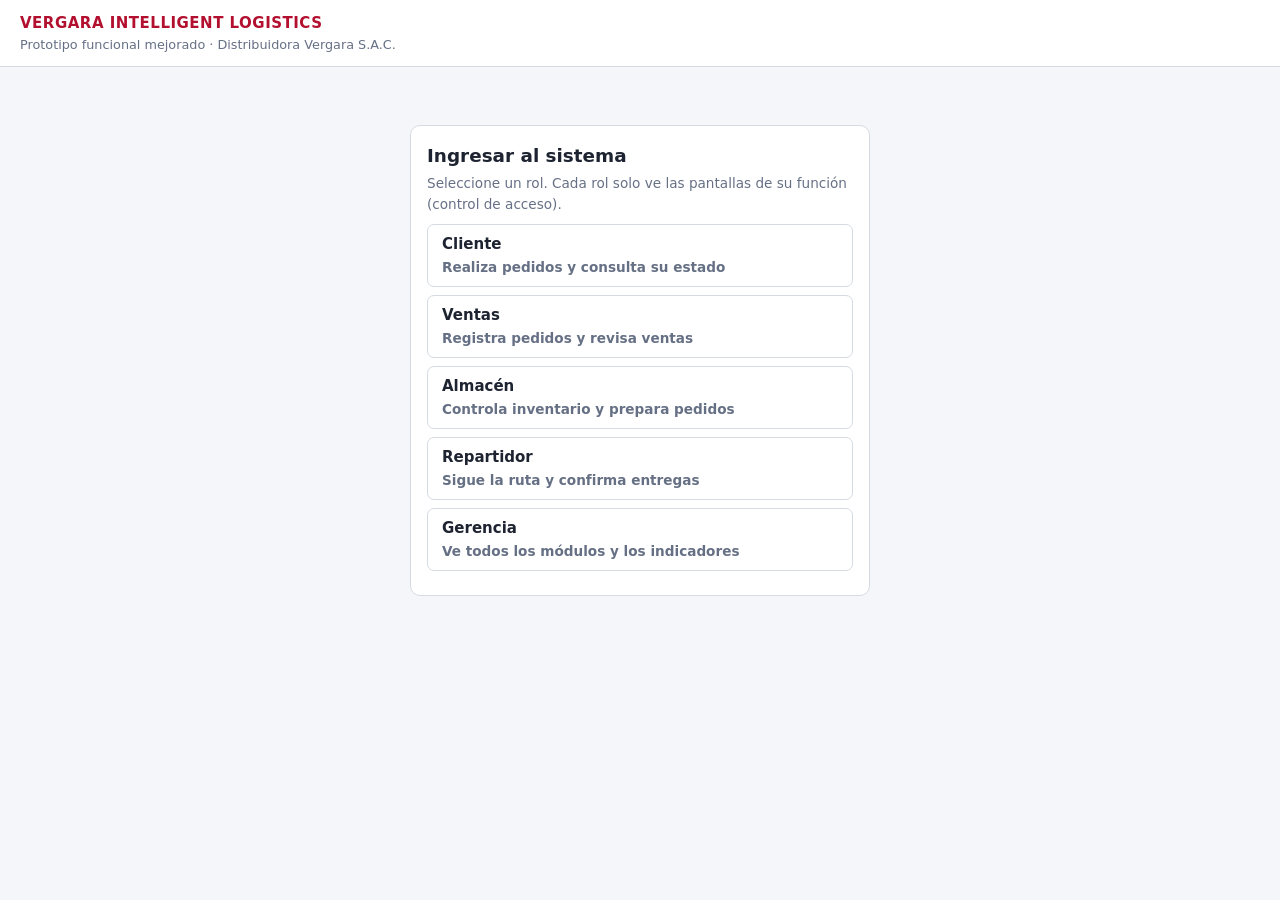
<file: index.html>
<!DOCTYPE html>
<html lang="es">
<head>
  <meta charset="utf-8">
  <meta name="viewport" content="width=device-width, initial-scale=1">
  <title>Vergara Intelligent Logistics – Prototipo mejorado</title>
  <link rel="stylesheet" href="css/base.css">
  <link rel="stylesheet" href="css/layout.css">
  <link rel="stylesheet" href="css/components.css">
</head>
<body>
  <header class="topbar">
    <div>
      <div class="logo">VERGARA INTELLIGENT LOGISTICS</div>
      <div class="subtitle">Prototipo funcional mejorado · Distribuidora Vergara S.A.C.</div>
    </div>
    <div id="sesion" class="sesion"></div>
  </header>
  <nav id="menu" class="menu"></nav>

  <main id="contenido" class="contenido"></main>
  <div id="modal"></div>
  <div id="toast" class="toast"></div>

  <!-- El orden de carga importa: datos -> estado -> utilidades -> servicios -> vistas -> main -->
  <script src="js/data.js"></script>
  <script src="js/state.js"></script>
  <script src="js/ui.js"></script>
  <script src="js/services/storage.js"></script>
  <script src="js/services/notificaciones.js"></script>
  <script src="js/services/inventario.js"></script>
  <!-- Módulos de Machine Learning (deben cargarse antes de prediccion.js y rutas.js) -->
  <script src="js/services/ml/estadistica.js"></script>
  <script src="js/services/ml/regresionLineal.js"></script>
  <script src="js/services/ml/arbolDecision.js"></script>
  <script src="js/services/ml/knn.js"></script>
  <script src="js/services/ml/svm.js"></script>
  <script src="js/services/ml/kmeans.js"></script>
  <script src="js/services/ml/dbscan.js"></script>
  <script src="js/services/ml/aStar.js"></script>
  <script src="js/services/ml/hillClimbing.js"></script>
  <script src="js/services/ml/bfs.js"></script>
  <script src="js/services/ml/dfs.js"></script>
  <script src="js/services/ml/metricas.js"></script>
  <script src="js/services/prediccion.js"></script>
  <script src="js/services/pedidos.js"></script>
  <script src="js/services/analitica.js"></script>
  <script src="js/services/rutas.js"></script>
  <script src="js/services/chatbot.js"></script>
  <script src="js/services/exportar.js"></script>
  <script src="js/services/escaner.js"></script>
  <script src="js/views/login.js"></script>
  <script src="js/views/cliente.js"></script>
  <script src="js/views/asistente.js"></script>
  <script src="js/views/ventas.js"></script>
  <script src="js/views/almacen.js"></script>
  <script src="js/views/distribucion.js"></script>
  <script src="js/views/dashboard.js"></script>
  <script src="js/main.js"></script>
</body>
</html>
</file>
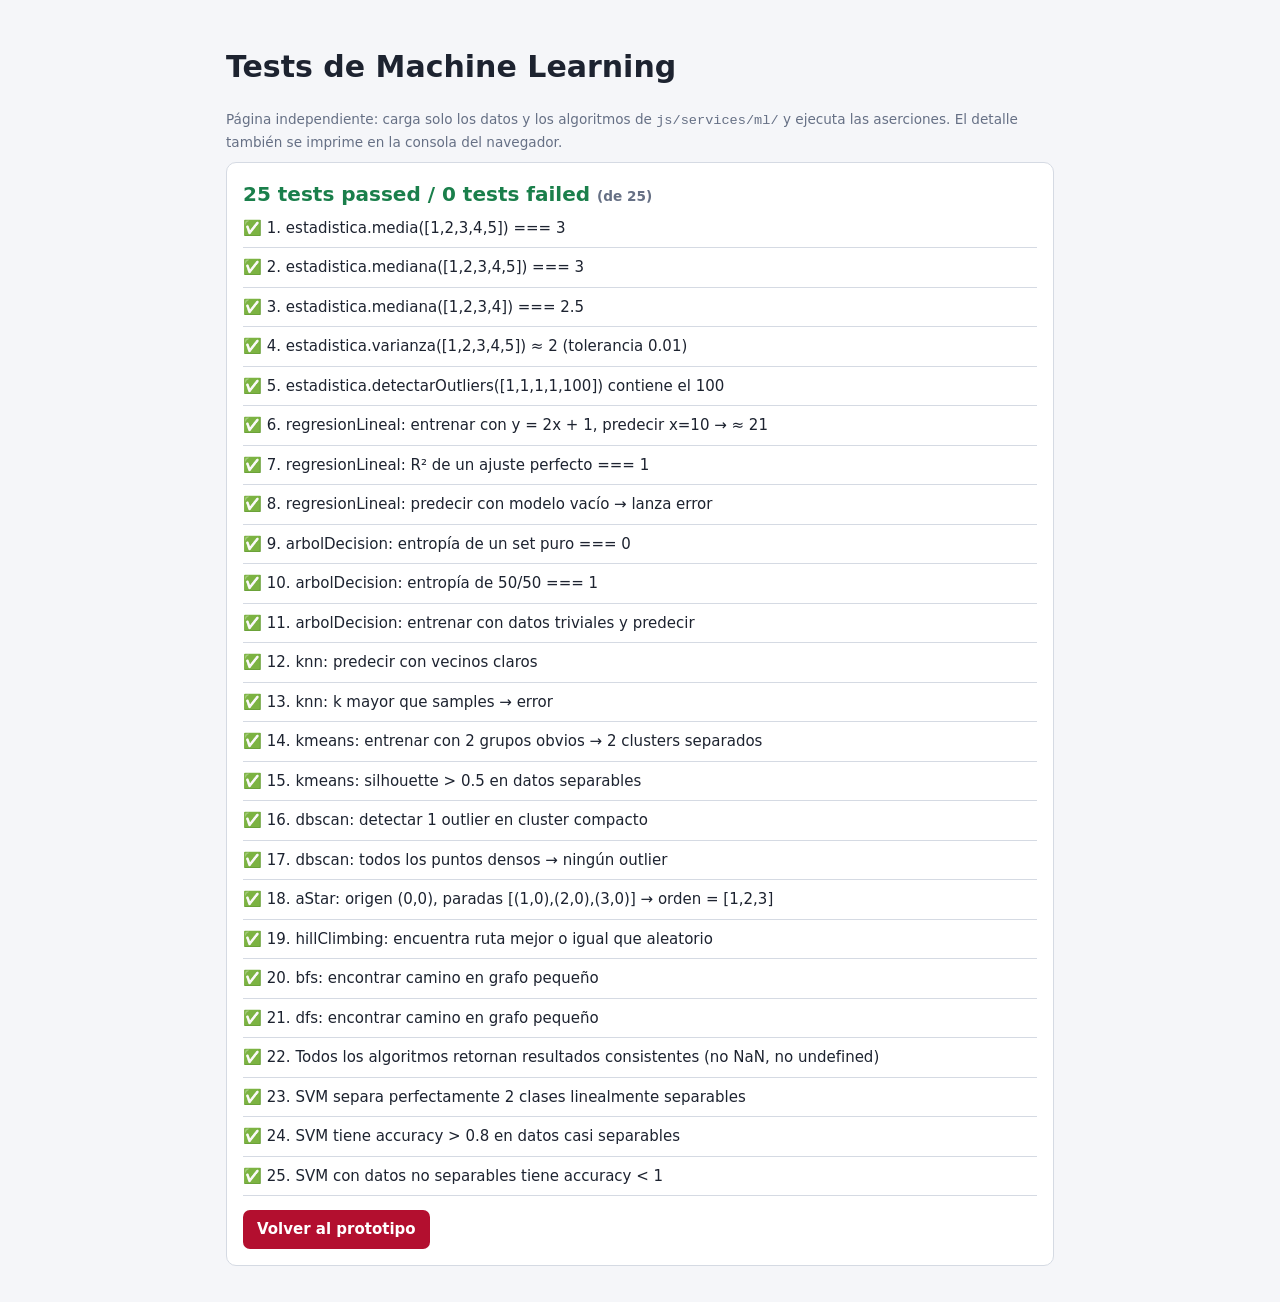
<file: tests.html>
<!DOCTYPE html>
<html lang="es">
<head>
  <meta charset="utf-8">
  <meta name="viewport" content="width=device-width, initial-scale=1">
  <title>Tests de Machine Learning – Vergara</title>
  <link rel="stylesheet" href="css/base.css">
  <link rel="stylesheet" href="css/components.css">
  <style>
    body { max-width: 860px; margin: 0 auto; padding: 24px 16px; }
    .resumen { font-size: 1.25rem; font-weight: 700; }
    .test { padding: 8px 0; border-bottom: 1px solid var(--line); }
    .test small { display: block; color: var(--accent); font-family: ui-monospace, Menlo, Consolas, monospace; margin-top: 2px; }
  </style>
</head>
<body>
  <h1>Tests de Machine Learning</h1>
  <p class="muted">Página independiente: carga solo los datos y los algoritmos de <code>js/services/ml/</code> y ejecuta las aserciones. El detalle también se imprime en la consola del navegador.</p>

  <section class="card">
    <div id="resumen" class="resumen">Ejecutando…</div>
    <div id="lista"></div>
    <div class="acciones" style="margin-top:14px"><a class="btn" href="index.html" style="text-decoration:none;display:inline-block">Volver al prototipo</a></div>
  </section>

  <script src="js/data.js"></script>
  <script src="js/state.js"></script>
  <script src="js/services/ml/estadistica.js"></script>
  <script src="js/services/ml/regresionLineal.js"></script>
  <script src="js/services/ml/arbolDecision.js"></script>
  <script src="js/services/ml/knn.js"></script>
  <script src="js/services/ml/svm.js"></script>
  <script src="js/services/ml/kmeans.js"></script>
  <script src="js/services/ml/dbscan.js"></script>
  <script src="js/services/ml/aStar.js"></script>
  <script src="js/services/ml/hillClimbing.js"></script>
  <script src="js/services/ml/bfs.js"></script>
  <script src="js/services/ml/dfs.js"></script>
  <script src="js/services/ml/metricas.js"></script>

  <script>
  // ----- Mini-framework de pruebas -----
  let pasaron = 0, fallaron = 0;

  function mostrarOk(nombre) {
    pasaron++;
    console.log("✅ " + nombre);
    document.getElementById("lista").insertAdjacentHTML("beforeend", `<div class="test"><span class="ok">✅</span> ${nombre}</div>`);
  }
  function mostrarFail(nombre, e) {
    fallaron++;
    console.error("❌ " + nombre, e);
    document.getElementById("lista").insertAdjacentHTML("beforeend", `<div class="test"><span class="bad">❌</span> ${nombre}<small>${e.message}</small></div>`);
  }
  function test(nombre, fn) {
    try { fn(); mostrarOk(nombre); } catch (e) { mostrarFail(nombre, e); }
  }
  function expect(actual) {
    const f = v => JSON.stringify(v);
    return {
      toBe(esperado) { if (actual !== esperado) throw new Error(`Se esperaba ${f(esperado)} pero se obtuvo ${f(actual)}`); },
      toBeCloseTo(esperado, tol) {
        tol = tol === undefined ? 0.01 : tol;
        if (typeof actual !== "number" || isNaN(actual) || Math.abs(actual - esperado) > tol)
          throw new Error(`Se esperaba ≈${esperado} (±${tol}) pero se obtuvo ${f(actual)}`);
      },
      toBeLessThan(maximo) { if (!(actual < maximo)) throw new Error(`Se esperaba < ${maximo} pero se obtuvo ${f(actual)}`); },
      toBeGreaterThan(minimo) { if (!(actual > minimo)) throw new Error(`Se esperaba > ${minimo} pero se obtuvo ${f(actual)}`); },
      toBeLessThanOrEqual(maximo) { if (!(actual <= maximo + 1e-9)) throw new Error(`Se esperaba <= ${maximo} pero se obtuvo ${f(actual)}`); },
      toContain(elemento) { if (!actual.includes(elemento)) throw new Error(`${f(actual)} no contiene ${f(elemento)}`); },
      toEqual(esperado) { if (f(actual) !== f(esperado)) throw new Error(`Se esperaba ${f(esperado)} pero se obtuvo ${f(actual)}`); },
      toThrow() {
        let lanzo = false;
        try { actual(); } catch (e) { lanzo = true; }
        if (!lanzo) throw new Error("Se esperaba que la función lanzara un error");
      }
    };
  }
  const esNumero = v => typeof v === "number" && isFinite(v);

  // ----- Atajos y datos de prueba -----
  const ML = Vergara.ml, E = ML.estadistica, R = ML.regresionLineal, A = ML.arbolDecision;
  const O = { x: 0, y: 0 };

  // ----- Estadística descriptiva -----
  test("1. estadistica.media([1,2,3,4,5]) === 3", () => expect(E.media([1, 2, 3, 4, 5])).toBe(3));
  test("2. estadistica.mediana([1,2,3,4,5]) === 3", () => expect(E.mediana([1, 2, 3, 4, 5])).toBe(3));
  test("3. estadistica.mediana([1,2,3,4]) === 2.5", () => expect(E.mediana([1, 2, 3, 4])).toBe(2.5));
  test("4. estadistica.varianza([1,2,3,4,5]) ≈ 2 (tolerancia 0.01)", () => expect(E.varianza([1, 2, 3, 4, 5])).toBeCloseTo(2, 0.01));
  test("5. estadistica.detectarOutliers([1,1,1,1,100]) contiene el 100", () => {
    expect(E.detectarOutliers([1, 1, 1, 1, 100]).map(o => o.valor)).toContain(100);
  });

  // ----- Regresión lineal -----
  const X = [1, 2, 3, 4, 5, 6, 7, 8].map(x => [x]);
  const y = X.map(f => 2 * f[0] + 1);
  const modeloLineal = R.entrenar(X, y);   // con los valores por defecto (learningRate=0.1, epochs=2000)
  test("6. regresionLineal: entrenar con y = 2x + 1, predecir x=10 → ≈ 21", () => expect(R.predecir(modeloLineal, [10])).toBeCloseTo(21, 0.05));
  // Test 7 usa tolerancia por errores de punto flotante en JS.
  // Comparar floats con === es mala práctica; usamos toBeCloseTo.
  test("7. regresionLineal: R² de un ajuste perfecto === 1", () => expect(R.coeficienteDeterminacion(modeloLineal, X, y)).toBeCloseTo(1, 1e-6));
  test("8. regresionLineal: predecir con modelo vacío → lanza error", () => expect(() => R.predecir({}, [1])).toThrow());

  // ----- Árbol de decisión -----
  const f = (monto, cumpl) => ({ monto, numItems: 2, distrito: "Comas", clienteHistorial: 5, clienteCumplimiento: cumpl });
  test("9. arbolDecision: entropía de un set puro === 0", () => expect(A.calcularEntropia(["a", "a", "a", "a"])).toBe(0));
  test("10. arbolDecision: entropía de 50/50 === 1", () => expect(A.calcularEntropia(["a", "b", "a", "b"])).toBe(1));
  test("11. arbolDecision: entrenar con datos triviales y predecir", () => {
    const datos = [
      { features: f(100, 1), label: "bajo" }, { features: f(150, 1), label: "bajo" }, { features: f(120, 1), label: "bajo" },
      { features: f(900, 1), label: "alto" }, { features: f(950, 1), label: "alto" }, { features: f(880, 1), label: "alto" }
    ];
    const arbol = A.entrenar(datos);
    expect(A.predecir(arbol, f(50, 1)).label).toBe("bajo");
    expect(A.predecir(arbol, f(1000, 1)).label).toBe("alto");
  });

  // ----- KNN -----
  const datosKnn = [
    { features: { a: 0, b: 0 }, label: "x" }, { features: { a: 1, b: 0 }, label: "x" }, { features: { a: 0, b: 1 }, label: "x" },
    { features: { a: 10, b: 10 }, label: "y" }, { features: { a: 9, b: 10 }, label: "y" }, { features: { a: 10, b: 9 }, label: "y" }
  ];
  test("12. knn: predecir con vecinos claros", () => {
    const m = ML.knn.entrenar(datosKnn, { k: 3 });
    expect(ML.knn.predecir(m, { a: 1, b: 1 }).label).toBe("x");
    expect(ML.knn.predecir(m, { a: 9, b: 9 }).label).toBe("y");
  });
  test("13. knn: k mayor que samples → error", () => {
    const m = ML.knn.entrenar(datosKnn, { k: 3 });
    expect(() => ML.knn.predecir(m, { a: 1, b: 1 }, { k: 50 })).toThrow();
  });

  // ----- K-Means -----
  const grupoA = [[0, 0], [0.2, 0.1], [0.1, 0.3], [0.3, 0.2], [0.1, 0.1]];
  const grupoB = [[10, 10], [10.2, 10.1], [9.9, 10.3], [10.3, 9.8], [10.1, 10.1]];
  const puntos = grupoA.concat(grupoB);
  test("14. kmeans: entrenar con 2 grupos obvios → 2 clusters separados", () => {
    const m = ML.kmeans.entrenar(puntos, { k: 2 });
    const a = m.asignaciones;
    expect(new Set(a.slice(0, 5)).size).toBe(1);
    expect(new Set(a.slice(5)).size).toBe(1);
    expect(a[0] !== a[5]).toBe(true);
  });
  test("15. kmeans: silhouette > 0.5 en datos separables", () => {
    const m = ML.kmeans.entrenar(puntos, { k: 2 });
    expect(ML.kmeans.silhouetteScore(puntos, m.asignaciones)).toBeGreaterThan(0.5);
  });

  // ----- DBSCAN -----
  const compacto = Array.from({ length: 10 }, (_, i) => [i * 0.1, (i % 3) * 0.1]);
  test("16. dbscan: detectar 1 outlier en cluster compacto", () => {
    const r = ML.dbscan.entrenar(compacto.concat([[5, 5]]), { eps: 0.5, minSamples: 3 });
    expect(r.outliers).toEqual([10]);
    expect(r.labels[10]).toBe(-1);
  });
  test("17. dbscan: todos los puntos densos → ningún outlier", () => {
    expect(ML.dbscan.entrenar(compacto, { eps: 0.5, minSamples: 3 }).outliers.length).toBe(0);
  });

  // ----- Búsqueda y rutas -----
  const linea = [{ id: 1, x: 1, y: 0 }, { id: 2, x: 2, y: 0 }, { id: 3, x: 3, y: 0 }];
  test("18. aStar: origen (0,0), paradas [(1,0),(2,0),(3,0)] → orden = [1,2,3]", () => {
    const r = ML.aStar.optimizar(O, linea);
    expect(r.orden).toEqual([1, 2, 3]);   // devuelve los id de las paradas
    expect(r.distanciaTotal).toBeCloseTo(3, 1e-9);
    // Sin id, cada elemento de `orden` es {indice, x, y, ...}
    const sinId = ML.aStar.optimizar(O, [{ x: 2, y: 0 }, { x: 1, y: 0 }]);
    expect(sinId.orden.map(p => p.indice)).toEqual([1, 0]);
    expect(sinId.orden[0].x).toBe(1);
  });
  test("19. hillClimbing: encuentra ruta mejor o igual que aleatorio", () => {
    const paradas = [{ x: 5, y: 1 }, { x: 1, y: 0 }, { x: 4, y: 4 }, { x: 2, y: 3 }, { x: 6, y: 5 }];
    const r = ML.hillClimbing.optimizar(O, paradas, { semilla: 3 });
    expect(r.distanciaTotal).toBeLessThanOrEqual(r.distanciaInicial);
  });
  const grafo = { A: ["B", "C"], B: ["A", "D"], C: ["A", "D"], D: ["B", "C", "E"], E: ["D"] };
  test("20. bfs: encontrar camino en grafo pequeño", () => {
    const r = ML.bfs.explorar(grafo, "A", "E");
    expect(r.camino[0]).toBe("A");
    expect(r.camino[r.camino.length - 1]).toBe("E");
    expect(r.camino.length).toBe(4);
  });
  test("21. dfs: encontrar camino en grafo pequeño", () => {
    const r = ML.dfs.explorar(grafo, "A", "E");
    expect(r.camino[0]).toBe("A");
    expect(r.camino[r.camino.length - 1]).toBe("E");
    expect(r.visitados.length).toBeGreaterThan(0);
  });

  // ----- Consistencia general -----
  test("22. Todos los algoritmos retornan resultados consistentes (no NaN, no undefined)", () => {
    const r = R.entrenar(X, y);
    const s = E.resumen([30, 34, 28, 36, 40, 38]);
    const km = ML.kmeans.entrenar(puntos, { k: 2 });
    const db = ML.dbscan.entrenar(puntos, { eps: 1, minSamples: 3 });
    const as = ML.aStar.optimizar(O, linea), hc = ML.hillClimbing.optimizar(O, linea);
    const numeros = [].concat(
      Object.values(s).filter(esNumero), r.pesos, [r.bias, R.errorCuadraticoMedio(r, X, y), R.raizErrorCuadratico(r, X, y), R.coeficienteDeterminacion(r, X, y)],
      km.centroides.flat(), [ML.kmeans.silhouetteScore(puntos, km.asignaciones)], [as.distanciaTotal, hc.distanciaTotal, as.iteraciones, hc.iteraciones]);
    numeros.forEach(n => { if (!esNumero(n)) throw new Error("Valor no numérico: " + n); });
    [s, km, db, as, hc, A.predecir(A.entrenar(Vergara.data.historicoRiesgo), Vergara.data.historicoRiesgo[0].features),
     ML.knn.predecir(ML.knn.entrenar(datosKnn, { k: 3 }), { a: 1, b: 1 }), ML.bfs.explorar(grafo, "A", "E"), ML.dfs.explorar(grafo, "A", "E")]
      .forEach(v => { if (v === undefined || v === null) throw new Error("Resultado indefinido"); });
  });

  // ----- SVM lineal -----
  test("23. SVM separa perfectamente 2 clases linealmente separables", () => {
    const Xs = [[1, 1], [2, 2], [3, 3], [-1, -1], [-2, -2], [-3, -3]], ys = [1, 1, 1, -1, -1, -1];
    const m = ML.svm.entrenar(Xs, ys, { learningRate: 0.1, epochs: 1000 });
    expect(ML.svm.accuracy(m, Xs, ys)).toBeCloseTo(1, 0.01);
  });
  test("24. SVM tiene accuracy > 0.8 en datos casi separables", () => {
    // Dos nubes separadas con 2 puntos mal etiquetados (ruido): ≈ 93 % es lo máximo alcanzable
    const Xs = [], ys = [];
    for (let i = 0; i < 14; i++) {
      Xs.push([-3 + (i % 4) * 0.4, -3 + (i % 3) * 0.5]); ys.push(-1);
      Xs.push([3 - (i % 4) * 0.4, 3 - (i % 3) * 0.5]); ys.push(1);
    }
    ys[0] = 1; ys[1] = -1;   // ruido
    const m = ML.svm.entrenar(Xs, ys, { learningRate: 0.1, epochs: 1000 });
    expect(ML.svm.accuracy(m, Xs, ys)).toBeGreaterThan(0.8);
  });
  test("25. SVM con datos no separables tiene accuracy < 1", () => {
    // Clases alternadas en una sola dimensión: ningún hiperplano lineal las separa
    const Xs = [[1], [2], [3], [4], [5], [6]], ys = [1, -1, 1, -1, 1, -1];
    const m = ML.svm.entrenar(Xs, ys, { learningRate: 0.1, epochs: 500 });
    expect(ML.svm.accuracy(m, Xs, ys)).toBeLessThan(1);
  });

  // ----- Resumen -----
  const total = pasaron + fallaron;
  const resumen = document.getElementById("resumen");
  resumen.innerHTML = `${pasaron} tests passed / ${fallaron} tests failed <span class="muted">(de ${total})</span>`;
  resumen.className = "resumen " + (fallaron ? "bad" : "ok");
  document.title = (fallaron ? "❌ " : "✅ ") + pasaron + "/" + total + " – Tests ML";
  console.log(`Resultado: ${pasaron} passed / ${fallaron} failed`);
  </script>
</body>
</html>
</file>
<file: css/base.css>
/* Variables de color y estilos base (modo claro y oscuro automático) */
:root {
  --bg: #f5f6f9; --fg: #1d2330; --card: #ffffff; --muted: #667085;
  --line: #d5dae3; --accent: #b30f2f; --ok: #1a7f4b; --warn: #b7791f;
}
@media (prefers-color-scheme: dark) {
  :root {
    --bg: #12151b; --fg: #e8ebf1; --card: #1c212a; --muted: #9aa3b2;
    --line: #364051; --accent: #ff6b86; --ok: #4cc48a; --warn: #e5b04b;
  }
}
* { box-sizing: border-box; }
body {
  margin: 0; background: var(--bg); color: var(--fg);
  font: 15px/1.5 system-ui, -apple-system, "Segoe UI", Roboto, sans-serif;
}
h2 { margin: 0 0 4px; font-size: 1.15rem; }
h3 { margin: 16px 0 8px; font-size: 1rem; }
p  { margin: 0 0 10px; }
.muted { color: var(--muted); font-size: .85rem; }
.ok { color: var(--ok); font-weight: 600; }
.warn { color: var(--warn); font-weight: 600; }
.bad { color: var(--accent); font-weight: 600; }
</file>
<file: css/layout.css>
/* Estructura general de la página */
.topbar {
  background: var(--card); border-bottom: 1px solid var(--line);
  padding: 12px 20px; display: flex; justify-content: space-between;
  align-items: center; gap: 12px; flex-wrap: wrap;
}
.logo { font-weight: 800; color: var(--accent); letter-spacing: .5px; }
.subtitle { font-size: .8rem; color: var(--muted); }
.sesion { display: flex; gap: 8px; align-items: center; flex-wrap: wrap; font-size: .85rem; }
.menu { display: flex; gap: 6px; flex-wrap: wrap; padding: 12px 20px 0; max-width: 1040px; margin: 0 auto; }
.contenido { max-width: 1000px; margin: 0 auto; padding: 16px 16px 60px; }
.dos-columnas { display: grid; grid-template-columns: 2fr 1fr; gap: 14px; align-items: start; }
@media (max-width: 720px) { .dos-columnas { grid-template-columns: 1fr; } }
.kpis { display: grid; grid-template-columns: repeat(auto-fit, minmax(150px, 1fr)); gap: 12px; margin-bottom: 14px; }
.acciones { display: flex; gap: 8px; flex-wrap: wrap; margin-top: 10px; }
</file>
<file: css/components.css>
/* Componentes reutilizables */
.card { background: var(--card); border: 1px solid var(--line); border-radius: 10px; padding: 16px; margin-bottom: 14px; }
.fila { display: flex; justify-content: space-between; align-items: center; gap: 10px; padding: 10px 0; border-bottom: 1px solid var(--line); flex-wrap: wrap; }
.fila:last-child { border-bottom: 0; }
.fila > .col-nombre { flex: 1; min-width: 150px; }
.btn { border: 0; background: var(--accent); color: #fff; border-radius: 7px; padding: 8px 14px; cursor: pointer; font: inherit; font-weight: 600; }
.btn.secundario { background: none; color: var(--fg); border: 1px solid var(--line); }
.btn.pequeno { padding: 5px 10px; font-size: .85rem; }
.btn.ancho { width: 100%; }
.menu button { border: 1px solid var(--line); background: var(--card); color: var(--fg); padding: 8px 14px; border-radius: 8px; cursor: pointer; font: inherit; }
.menu button.activo { background: var(--accent); color: #fff; border-color: var(--accent); }
.cantidad { display: flex; align-items: center; gap: 4px; }
.cantidad button { min-width: 32px; height: 32px; border: 1px solid var(--line); background: var(--card); color: var(--fg); border-radius: 6px; cursor: pointer; }
.cantidad span { min-width: 28px; text-align: center; font-weight: 600; }
input, select { font: inherit; padding: 8px 10px; border: 1px solid var(--line); border-radius: 7px; background: var(--card); color: var(--fg); max-width: 100%; }
.alerta { background: color-mix(in srgb, var(--accent) 12%, var(--card)); border: 1px solid var(--accent); border-radius: 8px; padding: 12px; margin-bottom: 14px; display: flex; justify-content: space-between; align-items: center; gap: 10px; flex-wrap: wrap; }
.kpi small { color: var(--muted); }
.kpi b { display: block; font-size: 1.5rem; }
.barra { height: 14px; background: var(--accent); border-radius: 4px; min-width: 2px; }
.login { max-width: 460px; margin: 30px auto; }
.login .btn { margin-bottom: 8px; text-align: left; }
.pasos span { margin-right: 10px; color: var(--muted); }
.pasos span.hecho { color: var(--ok); font-weight: 600; }
.notif { font-size: .88rem; padding: 6px 0; border-bottom: 1px solid var(--line); }
.notif:last-child { border-bottom: 0; }
.chat { max-height: 320px; overflow-y: auto; display: flex; flex-direction: column; gap: 8px; margin-bottom: 10px; }
.burbuja { padding: 8px 12px; border-radius: 12px; max-width: 80%; white-space: pre-line; }
.burbuja.bot { background: color-mix(in srgb, var(--ok) 14%, var(--card)); align-self: flex-start; }
.burbuja.yo { background: color-mix(in srgb, var(--accent) 14%, var(--card)); align-self: flex-end; }
.mapa { width: 100%; height: auto; background: var(--bg); border: 1px solid var(--line); border-radius: 8px; }
.tabla-scroll { overflow-x: auto; }
.tabla { width: 100%; border-collapse: collapse; font-size: .9rem; }
.tabla th, .tabla td { text-align: left; padding: 7px 10px; border-bottom: 1px solid var(--line); white-space: nowrap; }
.tabla th { color: var(--muted); font-weight: 600; }
.badge { display: inline-block; padding: 2px 10px; border-radius: 999px; font-size: .8rem; font-weight: 700; color: #fff; }
.badge.bajo { background: var(--ok); }
.badge.medio { background: #c98a12; }
.badge.alto { background: #d1293f; }
.modal-fondo { position: fixed; inset: 0; background: rgba(0, 0, 0, .55); z-index: 20; }
.modal { position: fixed; z-index: 21; top: 50%; left: 50%; transform: translate(-50%, -50%); width: min(780px, 94vw); max-height: 86vh; overflow: auto;
  background: var(--card); border: 1px solid var(--line); border-radius: 12px; padding: 18px; }
.modal-cabecera { display: flex; justify-content: space-between; align-items: center; gap: 10px; margin-bottom: 8px; }
.reglas { background: var(--bg); border: 1px solid var(--line); border-radius: 8px; padding: 12px; font: .82rem/1.6 ui-monospace, Menlo, Consolas, monospace; white-space: pre-wrap; margin: 8px 0 0; }
.escaner-video { width: 100%; max-height: 50vh; background: #000; border-radius: 8px; display: block; }
.escaner-video[hidden], #escaner-error[hidden], #escaner-estado[hidden] { display: none; }
.toast { position: fixed; left: 50%; transform: translateX(-50%); bottom: 20px; background: #222; color: #fff; padding: 10px 18px; border-radius: 8px; opacity: 0; transition: opacity .3s; pointer-events: none; max-width: 90%; z-index: 10; }
.toast.visible { opacity: 1; }

/* Impresión / "Exportar a PDF" (window.print): solo el reporte, sobre fondo blanco.
   Se oculta el encabezado, el menú, el cambio de rol, los botones, las ventanas modales y los avisos. */
@media print {
  :root { --bg: #fff; --fg: #000; --card: #fff; --muted: #444; --line: #bbb; --accent: #b30f2f; --ok: #1a7f4b; --warn: #8a5a00; }
  html, body { background: #fff !important; color: #000 !important; }
  .topbar, .menu, #modal, #toast, .toast, .no-imprimir, button, .btn { display: none !important; }
  .contenido { padding: 0 !important; margin: 0 !important; max-width: none !important; }
  .card { box-shadow: none !important; background: #fff !important; break-inside: avoid; page-break-inside: avoid; }
  .tabla-scroll { overflow: visible !important; }
  .dos-columnas { display: block !important; }
  .mapa { background: #fff !important; }
  a { color: inherit; text-decoration: none; }
}
</file>
